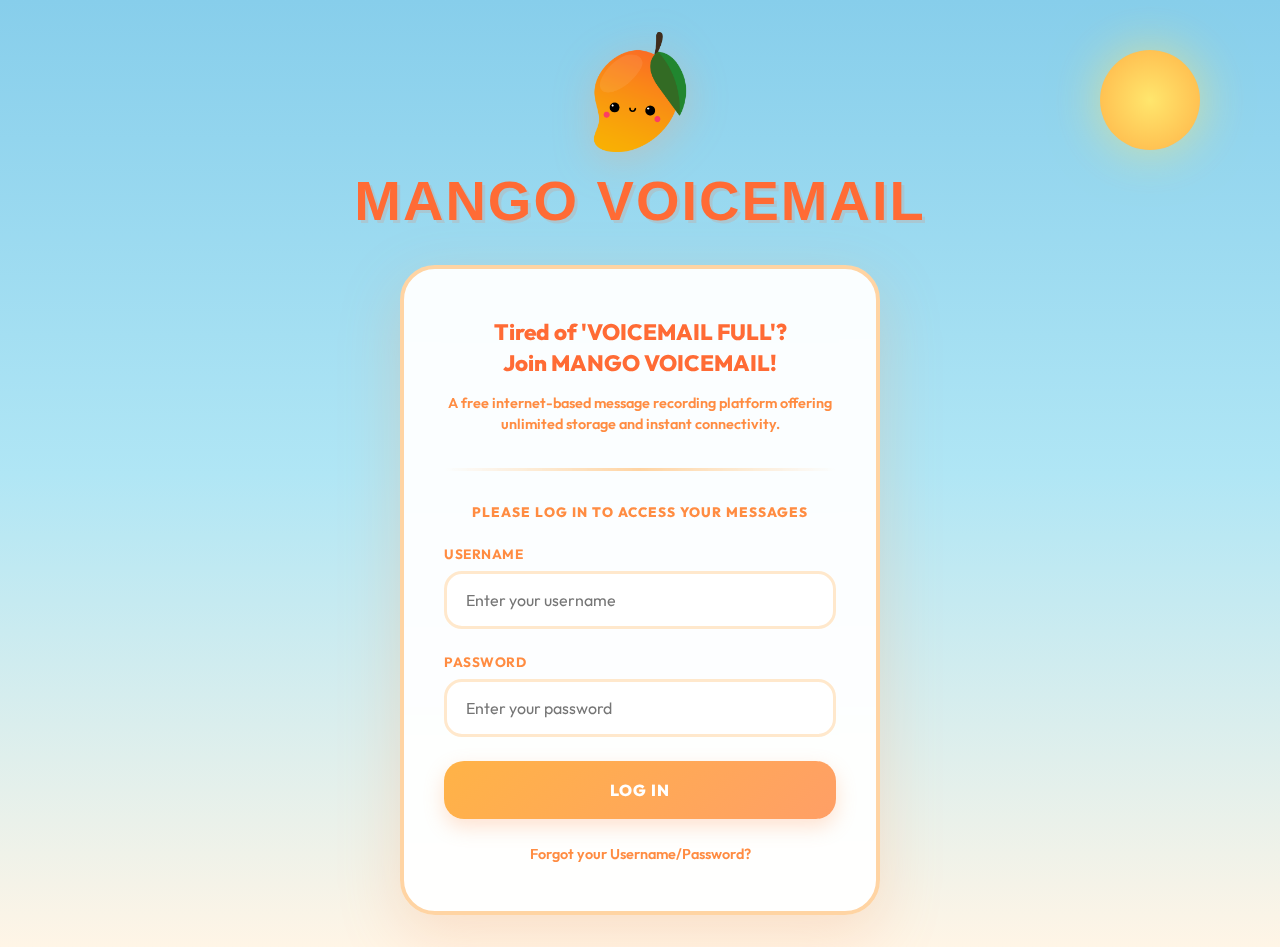
<file: index.html>
<!DOCTYPE html>
<html lang="en">
<head>
    <meta charset="UTF-8">
    <meta name="viewport" content="width=device-width, initial-scale=1.0">
    <title>Mango Voicemail - Login</title>
    <style>
        @import url('https://fonts.googleapis.com/css2?family=Outfit:wght@400;500;600;700;800;900&display=swap');
        
        * {
            margin: 0;
            padding: 0;
            box-sizing: border-box;
        }
        
        body {
            font-family: 'Outfit', -apple-system, BlinkMacSystemFont, sans-serif;
            background: linear-gradient(180deg, #87CEEB 0%, #B0E6F5 50%, #FFF5E6 100%);
            min-height: 100vh;
            padding: 2rem;
            overflow-x: hidden;
            position: relative;
            display: flex;
            align-items: center;
            justify-content: center;
        }
        
        .cloud {
            position: fixed;
            background: white;
            border-radius: 50px;
            opacity: 0.7;
            animation: floatCloud 20s infinite linear;
            z-index: 0;
        }
        
        .cloud:nth-child(1) {
            width: 100px;
            height: 40px;
            top: 10%;
            left: -100px;
        }
        
        .cloud:nth-child(2) {
            width: 150px;
            height: 50px;
            top: 25%;
            left: -150px;
            animation-delay: 7s;
        }
        
        .cloud:nth-child(3) {
            width: 120px;
            height: 45px;
            top: 40%;
            left: -120px;
            animation-delay: 14s;
        }
        
        @keyframes floatCloud {
            0% { transform: translateX(0); }
            100% { transform: translateX(calc(100vw + 200px)); }
        }
        
        .sun {
            position: fixed;
            top: 50px;
            right: 80px;
            width: 100px;
            height: 100px;
            background: radial-gradient(circle, #FFE66D 0%, #FFB347 100%);
            border-radius: 50%;
            box-shadow: 0 0 50px rgba(255, 230, 109, 0.6);
            animation: pulse 4s ease-in-out infinite;
            z-index: 0;
        }
        
        @keyframes pulse {
            0%, 100% { transform: scale(1); }
            50% { transform: scale(1.1); }
        }
        
        .login-container {
            width: 100%;
            position: relative;
            z-index: 1;
        }
        
        .header-title {
            text-align: center;
            margin-bottom: 2rem;
        }
        
        .header-title h1 {
            font-family: 'Arial Black', sans-serif;
            font-size: 3.5rem;
            font-weight: 700;
            color: #FF6B35;
            text-transform: uppercase;
            letter-spacing: 2px;
            margin-bottom: 0.5rem;
            text-shadow: 3px 3px 0 rgba(255, 107, 53, 0.15);
        }
        
        .login-card {
            max-width: 480px;
            margin: 0 auto;
            background: rgba(255, 255, 255, 0.95);
            backdrop-filter: blur(15px);
            padding: 3rem 2.5rem;
            border-radius: 35px;
            box-shadow: 0 20px 60px rgba(255, 159, 102, 0.25);
            border: 4px solid #FFD4A3;
        }
        
        .cute-mango {
            width: 120px;
            height: auto;
            margin: 0 auto 1rem;
            display: block;
            animation: float 3s ease-in-out infinite;
            filter: drop-shadow(0 8px 20px rgba(255, 159, 102, 0.3));
        }
        
        @keyframes float {
            0%, 100% { transform: translateY(0) rotate(-5deg); }
            50% { transform: translateY(-15px) rotate(5deg); }
        }
        
        .welcome-message {
            text-align: center;
            margin-bottom: 2rem;
        }
        
        .welcome-message h2 {
            font-size: 1.4rem;
            color: #FF6B35;
            font-weight: 800;
            line-height: 1.4;
            margin-bottom: 0.8rem;
        }
        
        .welcome-message p {
            font-size: 0.9rem;
            color: #FF8C42;
            font-weight: 600;
            line-height: 1.5;
        }
        
        .divider {
            height: 3px;
            background: linear-gradient(90deg, transparent, #FFD4A3, transparent);
            margin: 2rem 0;
        }
        
        .login-header {
            text-align: center;
            margin-bottom: 1.5rem;
        }
        
        .login-header h3 {
            font-size: 0.85rem;
            color: #FF8C42;
            font-weight: 800;
            text-transform: uppercase;
            letter-spacing: 1px;
        }
        
        .form-group {
            margin-bottom: 1.5rem;
        }
        
        .form-group label {
            display: block;
            font-size: 0.85rem;
            color: #FF8C42;
            font-weight: 700;
            margin-bottom: 0.5rem;
            text-transform: uppercase;
            letter-spacing: 0.5px;
        }
        
        .form-group input {
            width: 100%;
            padding: 1rem 1.2rem;
            border: 3px solid #FFE8CC;
            border-radius: 18px;
            font-size: 1rem;
            font-family: 'Outfit', sans-serif;
            transition: all 0.3s ease;
            background: white;
        }
        
        .form-group input:focus {
            outline: none;
            border-color: #FFB347;
            box-shadow: 0 0 0 4px rgba(255, 179, 71, 0.15);
        }
        
        .error-message {
            background: #FFE5E5;
            color: #FF1654;
            padding: 1rem;
            border-radius: 15px;
            font-size: 0.85rem;
            font-weight: 700;
            text-align: center;
            display: none;
            border: 2px solid #FF1654;
            margin-bottom: 1.5rem;
        }
        
        .login-button {
            width: 100%;
            background: linear-gradient(135deg, #FFB347 0%, #FF9F66 100%);
            color: white;
            padding: 1.2rem;
            border: none;
            border-radius: 20px;
            font-size: 1rem;
            font-weight: 800;
            text-transform: uppercase;
            letter-spacing: 1px;
            cursor: pointer;
            transition: all 0.3s cubic-bezier(0.4, 0, 0.2, 1);
            box-shadow: 0 8px 20px rgba(255, 159, 102, 0.3);
            font-family: 'Outfit', sans-serif;
        }
        
        .login-button:hover {
            transform: translateY(-3px);
            box-shadow: 0 12px 30px rgba(255, 159, 102, 0.4);
        }
        
        .login-button:active {
            transform: translateY(-1px);
        }
        
        .forgot-link {
            text-align: center;
            margin-top: 1.5rem;
        }
        
        .forgot-link a {
            color: #FF8C42;
            text-decoration: none;
            font-weight: 600;
            font-size: 0.9rem;
            transition: all 0.3s ease;
        }
        
        .forgot-link a:hover {
            color: #FF6B35;
            text-decoration: underline;
        }
        
        @media (max-width: 768px) {
            .header-title h1 {
                font-size: 2.5rem;
            }
            
            .login-card {
                padding: 2rem 1.5rem;
            }
            
            .cute-mango {
                width: 100px;
            }
        }
    </style>
</head>
<body>
    <div class="cloud"></div>
    <div class="cloud"></div>
    <div class="cloud"></div>
    <div class="sun"></div>
    
    <div class="login-container">
        <div class="header-title">
            <img src="images/mango.png" alt="Cute Mango" class="cute-mango">
            <h1>Mango Voicemail</h1>
        </div>
        
        <div class="login-card">
            <div class="welcome-message">
                <h2>Tired of 'VOICEMAIL FULL'?<br>Join MANGO VOICEMAIL!</h2>
                <p>A free internet-based message recording platform offering unlimited storage and instant connectivity.</p>
            </div>
            
            <div class="divider"></div>
            
            <div class="login-header">
                <h3>Please Log In to Access Your Messages</h3>
            </div>
            
            <form id="loginForm">
                <div class="form-group">
                    <label for="username">Username</label>
                    <input type="text" id="username" name="username" placeholder="Enter your username" required>
                </div>
                
                <div class="form-group">
                    <label for="password">Password</label>
                    <input type="password" id="password" name="password" placeholder="Enter your password" required>
                </div>
                
                <div id="errorMessage" class="error-message"></div>
                
                <button type="submit" class="login-button">Log In</button>
                
                <div class="forgot-link">
                    <a href="forgot-password.html">Forgot your Username/Password?</a>
                </div>
            </form>
        </div>
    </div>
    
    <script src="js/puzzle.js"></script>
</body>
</html>
</file>
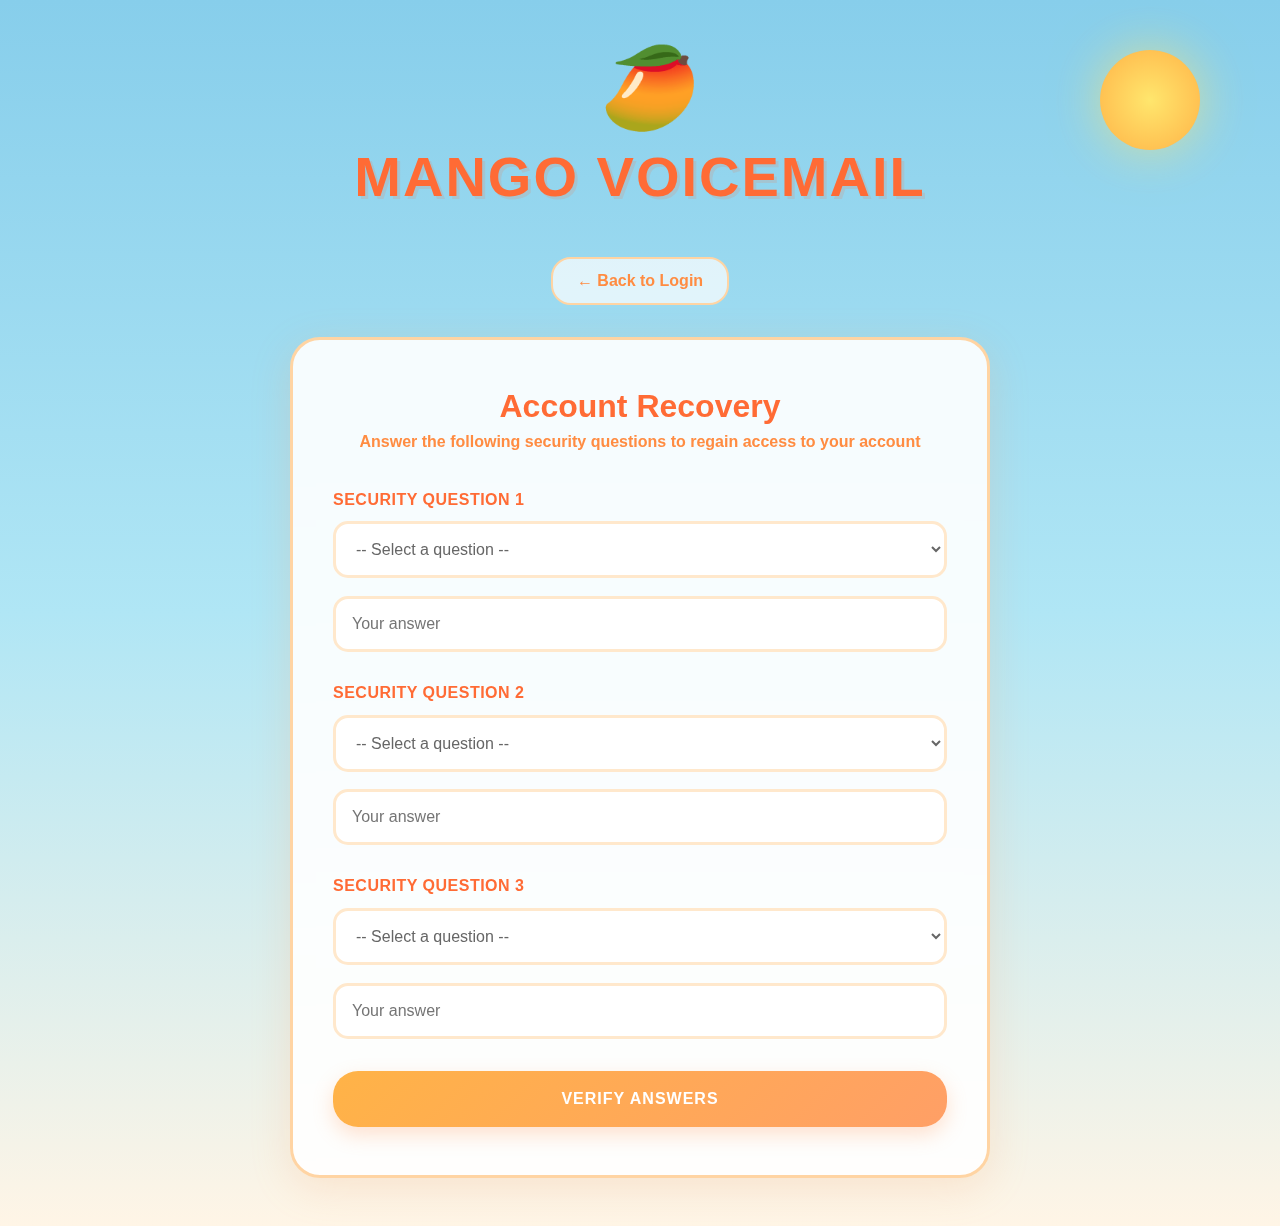
<file: forgot-password.html>
<!DOCTYPE html>
<html lang="en">
<head>
    <meta charset="UTF-8">
    <meta name="viewport" content="width=device-width, initial-scale=1.0">
    <title>Mango Voicemail - Password Recovery</title>
    <link rel="stylesheet" href="css/styles.css">
</head>
<body>
    <div class="cloud"></div>
    <div class="cloud"></div>
    <div class="cloud"></div>
    <div class="sun"></div>
    
    <div class="container">
        <!-- Header -->
        <header class="header">
            <div class="floating-mango">🥭</div>
            <h1>Mango Voicemail</h1>
        </header>
        
        <!-- Back to Login -->
        <div class="back-to-login">
            <a href="index.html">← Back to Login</a>
        </div>
        
        <!-- Security Questions Section -->
        <div class="security-section">
            <h2 class="security-title">Account Recovery</h2>
            <p class="security-subtitle">Answer the following security questions to regain access to your account</p>
            
            <form id="securityForm" class="security-form">
                <!-- Question 1 -->
                <div class="question-group">
                    <label class="question-label">Security Question 1</label>
                    <select id="question1" name="question1" class="question-select" required>
                        <option value="">-- Select a question --</option>
                        <option value="concert">What is the best concert you have attended?</option>
                        <option value="pet">What was the name of your first pet?</option>
                        <option value="holiday">What is your favorite holiday?</option>
                    </select>
                    <input type="text" id="answer1" name="answer1" class="answer-input" placeholder="Your answer" required>
                </div>
                
                <!-- Question 2 -->
                <div class="question-group">
                    <label class="question-label">Security Question 2</label>
                    <select id="question2" name="question2" class="question-select" required>
                        <option value="">-- Select a question --</option>
                        <option value="vacation">What is the name of your family's favorite vacation spot?</option>
                        <option value="highschool">What high school did you attend?</option>
                        <option value="car">What was the make of your first car?</option>
                    </select>
                    <input type="text" id="answer2" name="answer2" class="answer-input" placeholder="Your answer" required>
                </div>
                
                <!-- Question 3 -->
                <div class="question-group">
                    <label class="question-label">Security Question 3</label>
                    <select id="question3" name="question3" class="question-select" required>
                        <option value="">-- Select a question --</option>
                        <option value="street">What street did you grow up on?</option>
                        <option value="maiden">What is your mother's maiden name?</option>
                        <option value="professor">What was the last name of your favorite professor in college?</option>
                    </select>
                    <input type="text" id="answer3" name="answer3" class="answer-input" placeholder="Your answer" required>
                </div>
                
                <div id="securityError" class="error-message"></div>
                
                <button type="submit" class="submit-button">VERIFY ANSWERS</button>
            </form>
        </div>
    </div>
    
    <script src="js/puzzle.js"></script>
</body>
</html>
</file>
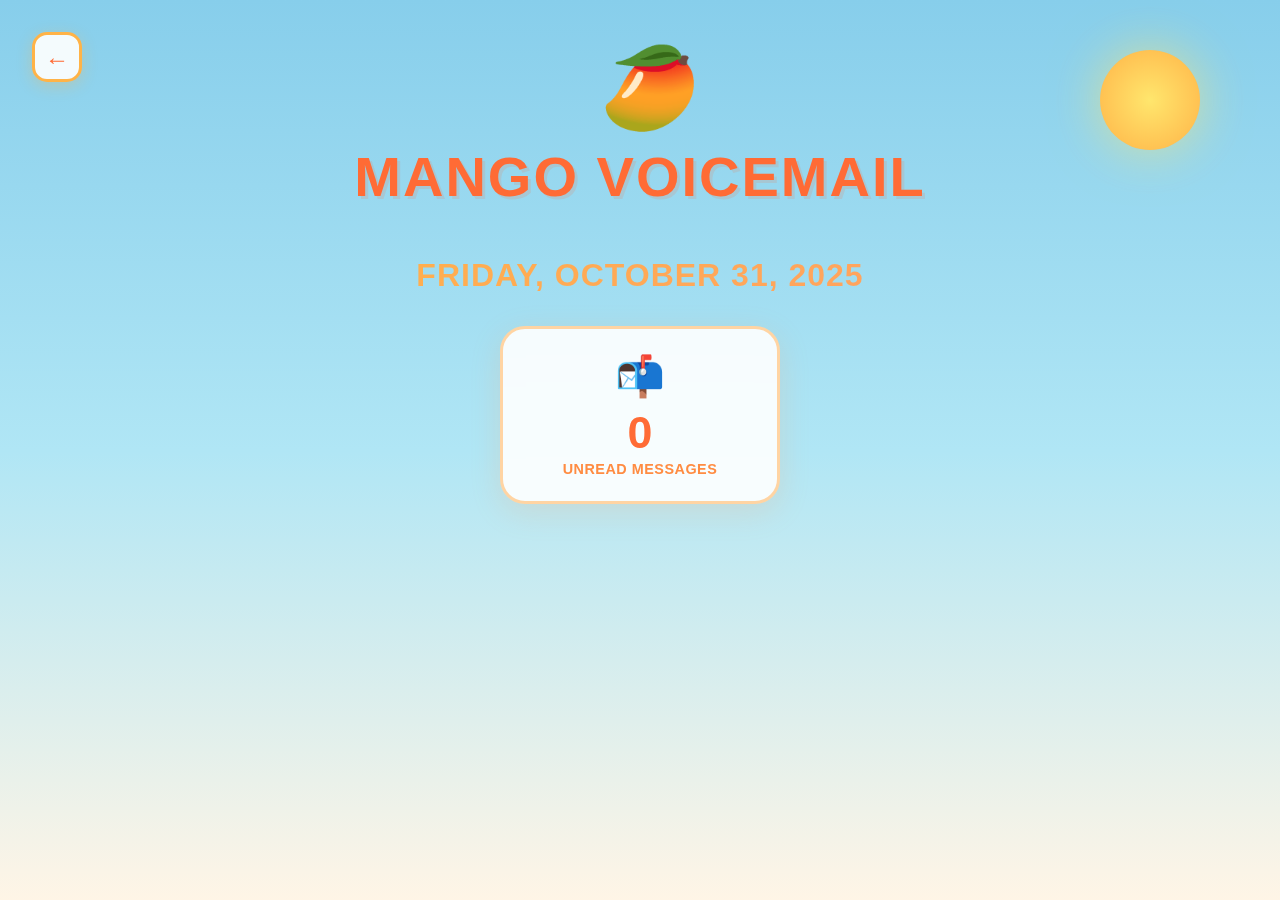
<file: friday.html>
<!DOCTYPE html>
<html lang="en">
<head>
    <meta charset="UTF-8">
    <meta name="viewport" content="width=device-width, initial-scale=1.0">
    <title>Friday, October 31, 2025 - Mango Voicemail</title>
    <link rel="stylesheet" href="css/styles.css">
</head>
<body>
    <div class="cloud"></div>
    <div class="cloud"></div>
    <div class="cloud"></div>
    <div class="sun"></div>
    
    <!-- Back Button -->
    <a href="voicemail.html" class="back-button">←</a>
    
    <div class="container">
        <!-- Header -->
        <header class="header">
            <div class="floating-mango">🥭</div>
            <h1>Mango Voicemail</h1>
        </header>
        
        <!-- Day Title -->
        <div class="day-title">
            <h2>Friday, October 31, 2025</h2>
        </div>
        
        <!-- Messages Count -->
        <div class="count-card">
            <span class="icon">📬</span>
            <div class="number">0</div>
            <div class="label">Unread Messages</div>
        </div>
    
    <script src="js/script.js"></script>
</body>
</html>
</file>
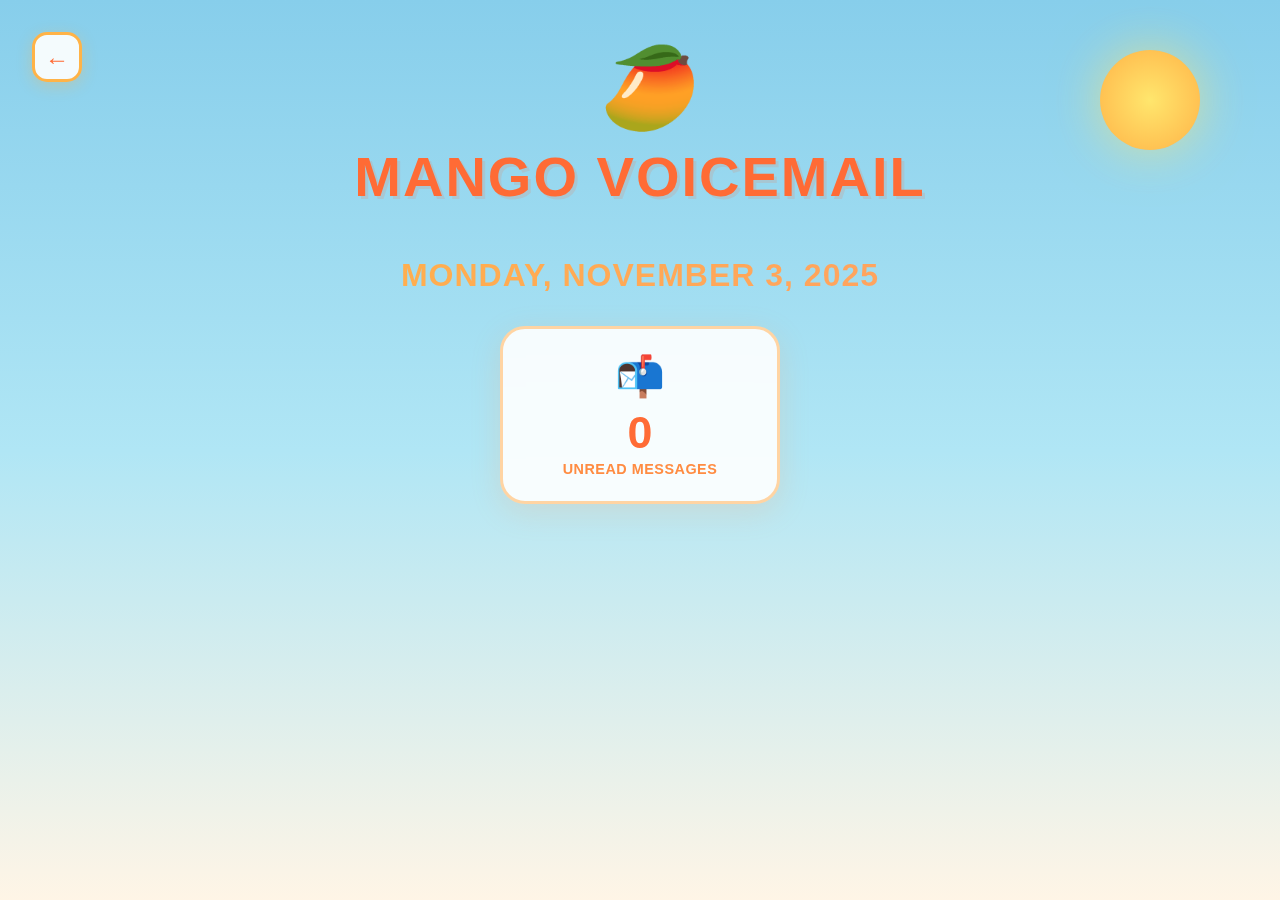
<file: monday.html>
<!DOCTYPE html>
<html lang="en">
<head>
    <meta charset="UTF-8">
    <meta name="viewport" content="width=device-width, initial-scale=1.0">
    <title>Monday, November 3, 2025 - Mango Voicemail</title>
    <link rel="stylesheet" href="css/styles.css">
</head>
<body>
    <div class="cloud"></div>
    <div class="cloud"></div>
    <div class="cloud"></div>
    <div class="sun"></div>
    
    <!-- Back Button -->
    <a href="voicemail.html" class="back-button">←</a>
    
    <div class="container">
        <!-- Header -->
        <header class="header">
            <div class="floating-mango">🥭</div>
            <h1>Mango Voicemail</h1>
        </header>
        
        <!-- Day Title -->
        <div class="day-title">
            <h2>Monday, November 3, 2025</h2>
        </div>
        
        <!-- Messages Count -->
        <div class="count-card">
            <span class="icon">📬</span>
            <div class="number">0</div>
            <div class="label">Unread Messages</div>
        </div>
    
    <script src="js/script.js"></script>
</body>
</html>
</file>
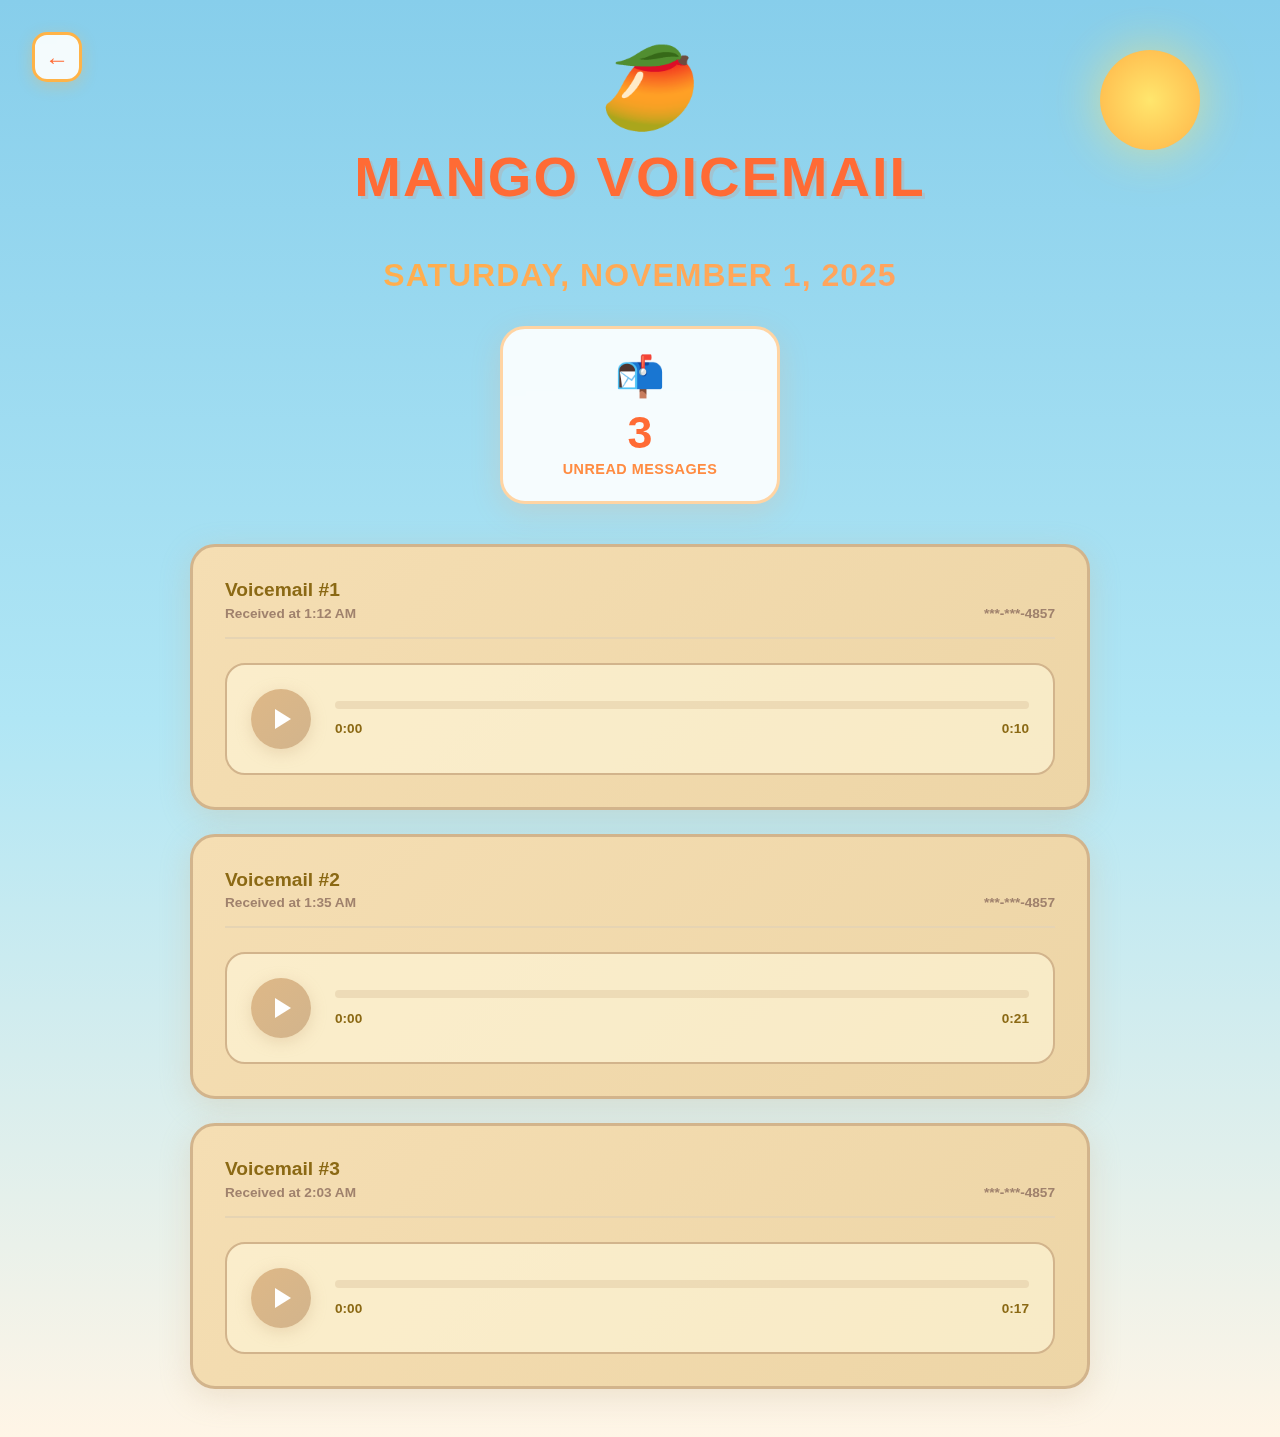
<file: saturday.html>
<!DOCTYPE html>
<html lang="en">
<head>
    <meta charset="UTF-8">
    <meta name="viewport" content="width=device-width, initial-scale=1.0">
    <title>Saturday, November 1, 2025 - Mango Voicemail</title>
    <link rel="stylesheet" href="css/styles.css">
</head>
<body>
    <div class="cloud"></div>
    <div class="cloud"></div>
    <div class="cloud"></div>
    <div class="sun"></div>
    
    <!-- Back Button -->
    <a href="voicemail.html" class="back-button">←</a>
    
    <div class="container">
        <!-- Header -->
        <header class="header">
            <div class="floating-mango">🥭</div>
            <h1>Mango Voicemail</h1>
        </header>
        
        <!-- Day Title -->
        <div class="day-title">
            <h2>Saturday, November 1, 2025</h2>
        </div>
        
        <!-- Messages Count -->
        <div class="count-card">
            <span class="icon">📬</span>
            <div class="number">3</div>
            <div class="label">Unread Messages</div>
        </div>
        
        <!-- Voice Messages -->
        <div class="messages-container">
            <!-- Message 1 -->
            <div class="voice-message">
                <div class="message-header">
                    <div class="message-info">
                        <h3>Voicemail #1</h3>
                        <div class="message-meta">
                            <span class="message-time">Received at 1:12 AM</span>
                            <span class="message-phone">***-***-4857</span>
                        </div>
                    </div>
                </div>
                
                <div class="audio-player">
                    <button class="play-button" onclick="togglePlay('audio1', this)">
                        <div class="play-icon"></div>
                    </button>
                    <div class="audio-controls">
                        <div class="audio-progress" onclick="seekAudio(event, 'audio1')">
                            <div class="audio-progress-bar" id="progress1"></div>
                        </div>
                        <div class="audio-time">
                            <span id="current1">0:00</span>
                            <span id="duration1">0:10</span>
                        </div>
                    </div>
                    <audio class="audio-element" id="audio1" ontimeupdate="updateProgress('audio1')">
    <source src="audio/1nov-0112A-saturday-first.mp3" type="audio/mpeg">
    <source src="audio/1nov-0112A-saturday-first.ogg" type="audio/ogg">
    Your browser does not support the audio element.
                    </audio>
                </div>
            </div>

            <!-- Message 2 -->
            <div class="voice-message">
                <div class="message-header">
                    <div class="message-info">
                        <h3>Voicemail #2</h3>
                        <div class="message-meta">
                            <span class="message-time">Received at 1:35 AM</span>
                            <span class="message-phone">***-***-4857</span>
                        </div>
                    </div>
                </div>
                
                <div class="audio-player">
                    <button class="play-button" onclick="togglePlay('audio2', this)">
                        <div class="play-icon"></div>
                    </button>
                    <div class="audio-controls">
                        <div class="audio-progress" onclick="seekAudio(event, 'audio2')">
                            <div class="audio-progress-bar" id="progress2"></div>
                        </div>
                        <div class="audio-time">
                            <span id="current2">0:00</span>
                            <span id="duration2">0:21</span>
                        </div>
                    </div>
                   <audio class="audio-element" id="audio2" ontimeupdate="updateProgress('audio2')">
    <source src="audio/1nov-0135A-saturday-second.mp3" type="audio/mpeg">
    <source src="audio/1nov-0135A-saturday-second.ogg" type="audio/ogg">
    Your browser does not support the audio element.
                    </audio>
                </div>
            </div>

             <!-- Message 3 -->
            <div class="voice-message">
                <div class="message-header">
                    <div class="message-info">
                        <h3>Voicemail #3</h3>
                        <div class="message-meta">
                            <span class="message-time">Received at 2:03 AM</span>
                            <span class="message-phone">***-***-4857</span>
                        </div>
                    </div>
                </div>
                
                <div class="audio-player">
                    <button class="play-button" onclick="togglePlay('audio3', this)">
                        <div class="play-icon"></div>
                    </button>
                    <div class="audio-controls">
                        <div class="audio-progress" onclick="seekAudio(event, 'audio3')">
                            <div class="audio-progress-bar" id="progress3"></div>
                        </div>
                        <div class="audio-time">
                            <span id="current3">0:00</span>
                            <span id="duration3">0:12</span>
                        </div>
                    </div>
                   <audio class="audio-element" id="audio3" ontimeupdate="updateProgress('audio3')">
                        <source src="audio/1nov-0203A-saturday-third.mp3" type="audio/mpeg">
                        <source src="audio/1nov-0203A-saturday-third.ogg" type="audio/ogg">
                        Your browser does not support the audio element.
                    </audio>
                </div>
            </div>
        </div>
    </div>
    
    <script src="js/script.js"></script>
</body>
</html>
</file>
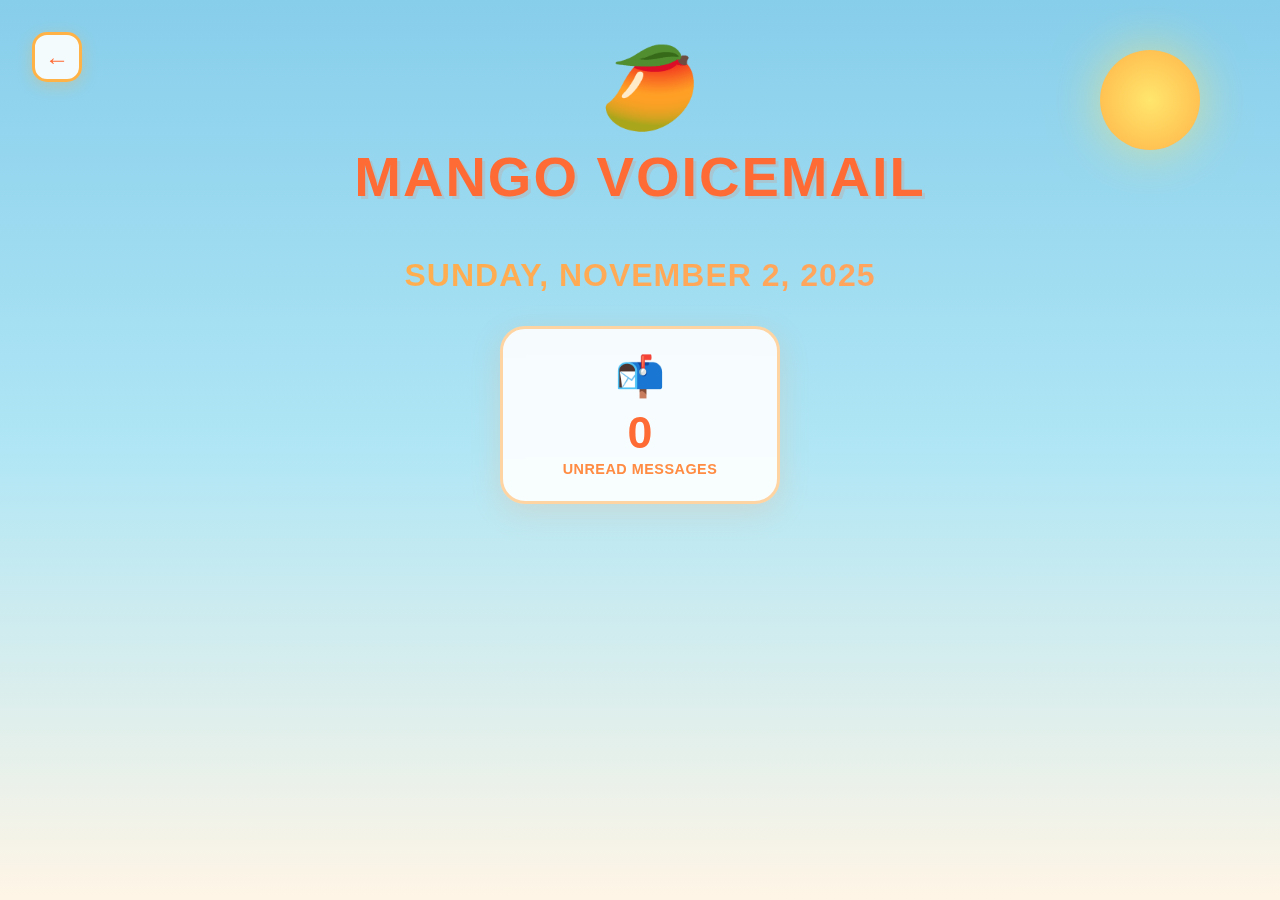
<file: sunday.html>
<!DOCTYPE html>
<html lang="en">
<head>
    <meta charset="UTF-8">
    <meta name="viewport" content="width=device-width, initial-scale=1.0">
    <title>Sunday, November 2, 2025 - Mango Voicemail</title>
    <link rel="stylesheet" href="css/styles.css">
</head>
<body>
    <div class="cloud"></div>
    <div class="cloud"></div>
    <div class="cloud"></div>
    <div class="sun"></div>
    
    <!-- Back Button -->
    <a href="voicemail.html" class="back-button">←</a>
    
    <div class="container">
        <!-- Header -->
        <header class="header">
            <div class="floating-mango">🥭</div>
            <h1>Mango Voicemail</h1>
        </header>
        
        <!-- Day Title -->
        <div class="day-title">
            <h2>Sunday, November 2, 2025</h2>
        </div>
        
        <!-- Messages Count -->
        <div class="count-card">
            <span class="icon">📬</span>
            <div class="number">0</div>
            <div class="label">Unread Messages</div>
        </div>
    
    <script src="js/script.js"></script>
</body>
</html>
</file>
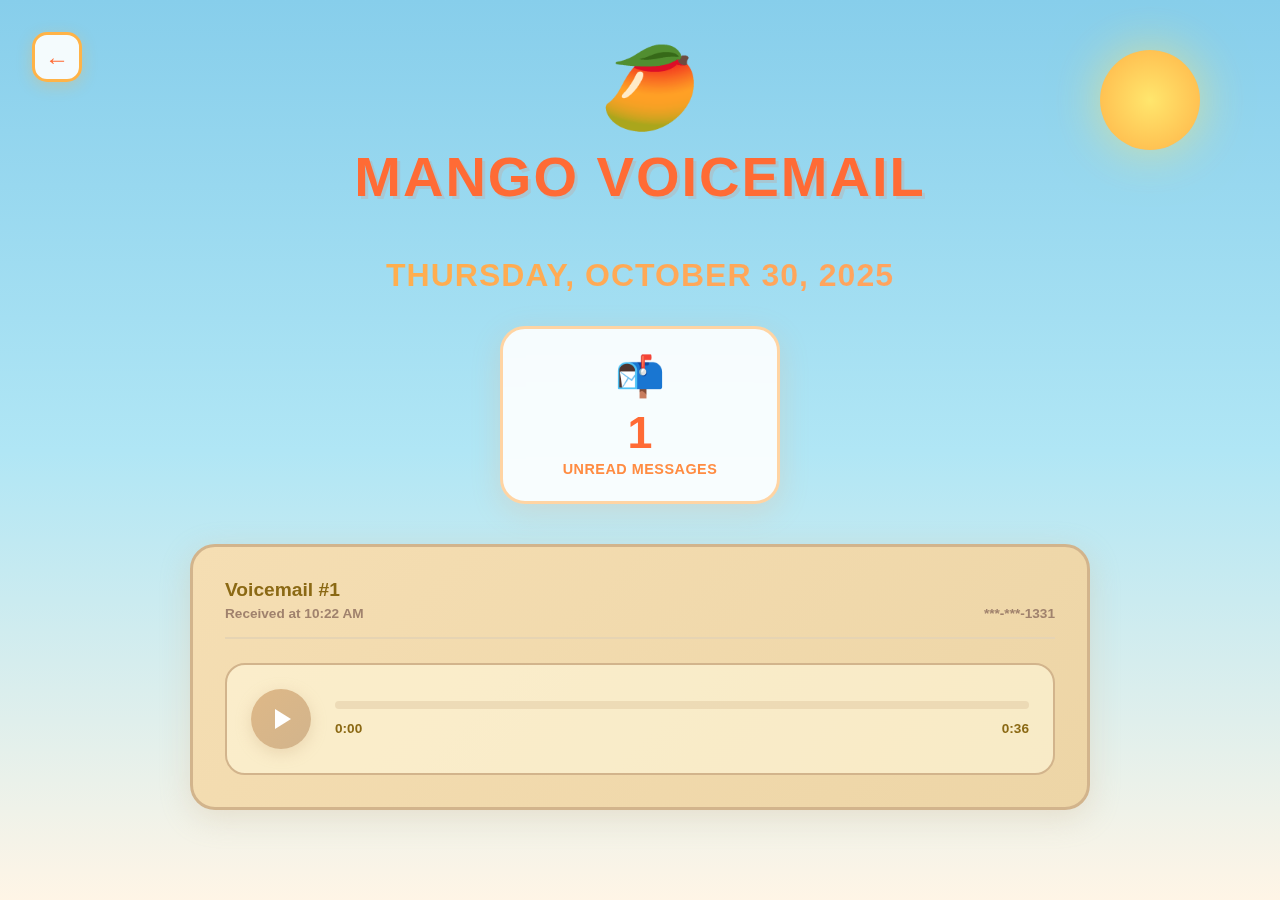
<file: thursday.html>
<!DOCTYPE html>
<html lang="en">
<head>
    <meta charset="UTF-8">
    <meta name="viewport" content="width=device-width, initial-scale=1.0">
    <title>Thursday, October 30, 2025 - Mango Voicemail</title>
    <link rel="stylesheet" href="css/styles.css">
</head>
<body>
    <div class="cloud"></div>
    <div class="cloud"></div>
    <div class="cloud"></div>
    <div class="sun"></div>
    
    <!-- Back Button -->
    <a href="voicemail.html" class="back-button">←</a>
    
    <div class="container">
        <!-- Header -->
        <header class="header">
            <div class="floating-mango">🥭</div>
            <h1>Mango Voicemail</h1>
        </header>
        
        <!-- Day Title -->
        <div class="day-title">
            <h2>Thursday, October 30, 2025</h2>
        </div>
        
        <!-- Messages Count -->
        <div class="count-card">
            <span class="icon">📬</span>
            <div class="number">1</div>
            <div class="label">Unread Messages</div>
        </div>
        
        <!-- Voice Messages -->
        <div class="messages-container">
            <!-- Message 1 -->
            <div class="voice-message">
                <div class="message-header">
                    <div class="message-info">
                        <h3>Voicemail #1</h3>
                        <div class="message-meta">
                            <span class="message-time">Received at 10:22 AM</span>
                            <span class="message-phone">***-***-1331</span>
                        </div>
                    </div>
                </div>
                
                <div class="audio-player">
                    <button class="play-button" onclick="togglePlay('audio1', this)">
                        <div class="play-icon"></div>
                    </button>
                    <div class="audio-controls">
                        <div class="audio-progress" onclick="seekAudio(event, 'audio1')">
                            <div class="audio-progress-bar" id="progress1"></div>
                        </div>
                        <div class="audio-time">
                            <span id="current1">0:00</span>
                            <span id="duration1">1:05</span>
                        </div>
                    </div>
                    <audio class="audio-element" id="audio1" ontimeupdate="updateProgress('audio1')">
    <source src="audio/30oct-0622P-thursday.mp3" type="audio/mpeg">
    <source src="audio/30oct-0622P-thursday.ogg" type="audio/ogg">
    Your browser does not support the audio element.
</audio>
                </div>
            </div>
        </div>
    </div>
    
    <script src="js/script.js"></script>
</body>
</html>
</file>
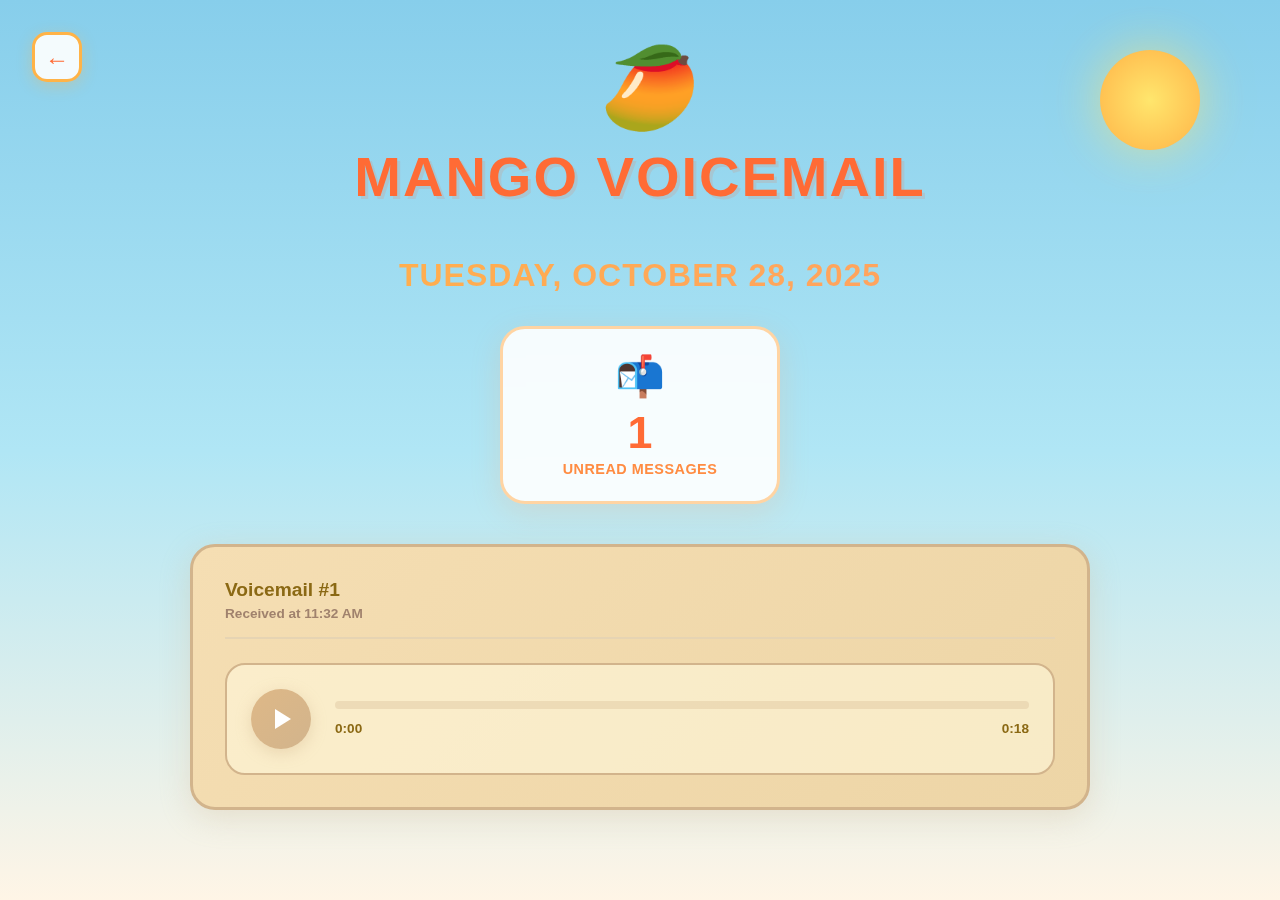
<file: tuesday.html>
<!DOCTYPE html>
<html lang="en">
<head>
    <meta charset="UTF-8">
    <meta name="viewport" content="width=device-width, initial-scale=1.0">
    <title>Tuesday, October 28, 2025 - Mango Voicemail</title>
    <link rel="stylesheet" href="css/styles.css">
</head>
<body>
    <div class="cloud"></div>
    <div class="cloud"></div>
    <div class="cloud"></div>
    <div class="sun"></div>
    
    <!-- Back Button -->
    <a href="voicemail.html" class="back-button">←</a>
    
    <div class="container">
        <!-- Header -->
        <header class="header">
            <div class="floating-mango">🥭</div>
            <h1>Mango Voicemail</h1>
        </header>
        
        <!-- Day Title -->
        <div class="day-title">
            <h2>Tuesday, October 28, 2025</h2>
        </div>
        
        <!-- Messages Count -->
        <div class="count-card">
            <span class="icon">📬</span>
            <div class="number">1</div>
            <div class="label">Unread Messages</div>
        </div>
        
        <!-- Voice Messages -->
        <div class="messages-container">
            <!-- Message 1 -->
            <div class="voice-message">
                <div class="message-header">
                    <div class="message-info">
                        <h3>Voicemail #1</h3>
                        <p>Received at 11:32 AM</p>
                    </div>
                </div>
                
                <div class="audio-player">
                    <button class="play-button" onclick="togglePlay('audio1', this)">
                        <div class="play-icon"></div>
                    </button>
                    <div class="audio-controls">
                        <div class="audio-progress" onclick="seekAudio(event, 'audio1')">
                            <div class="audio-progress-bar" id="progress1"></div>
                        </div>
                        <div class="audio-time">
                            <span id="current1">0:00</span>
                            <span id="duration1">0:18</span>
                        </div>
                    </div>
                   <audio class="audio-element" id="audio1" ontimeupdate="updateProgress('audio1')">
                        <source src="audio/28oct-1132A-tuesday-first.mp3" type="audio/mpeg">
                         <source src="audio/28oct-1132A-tuesday-first.ogg" type="audio/ogg">
                        Your browser does not support the audio element.
                    </audio>
                </div>
            </div>
        </div>
    </div>
    
    <script src="js/script.js"></script>
</body>
</html>
</file>
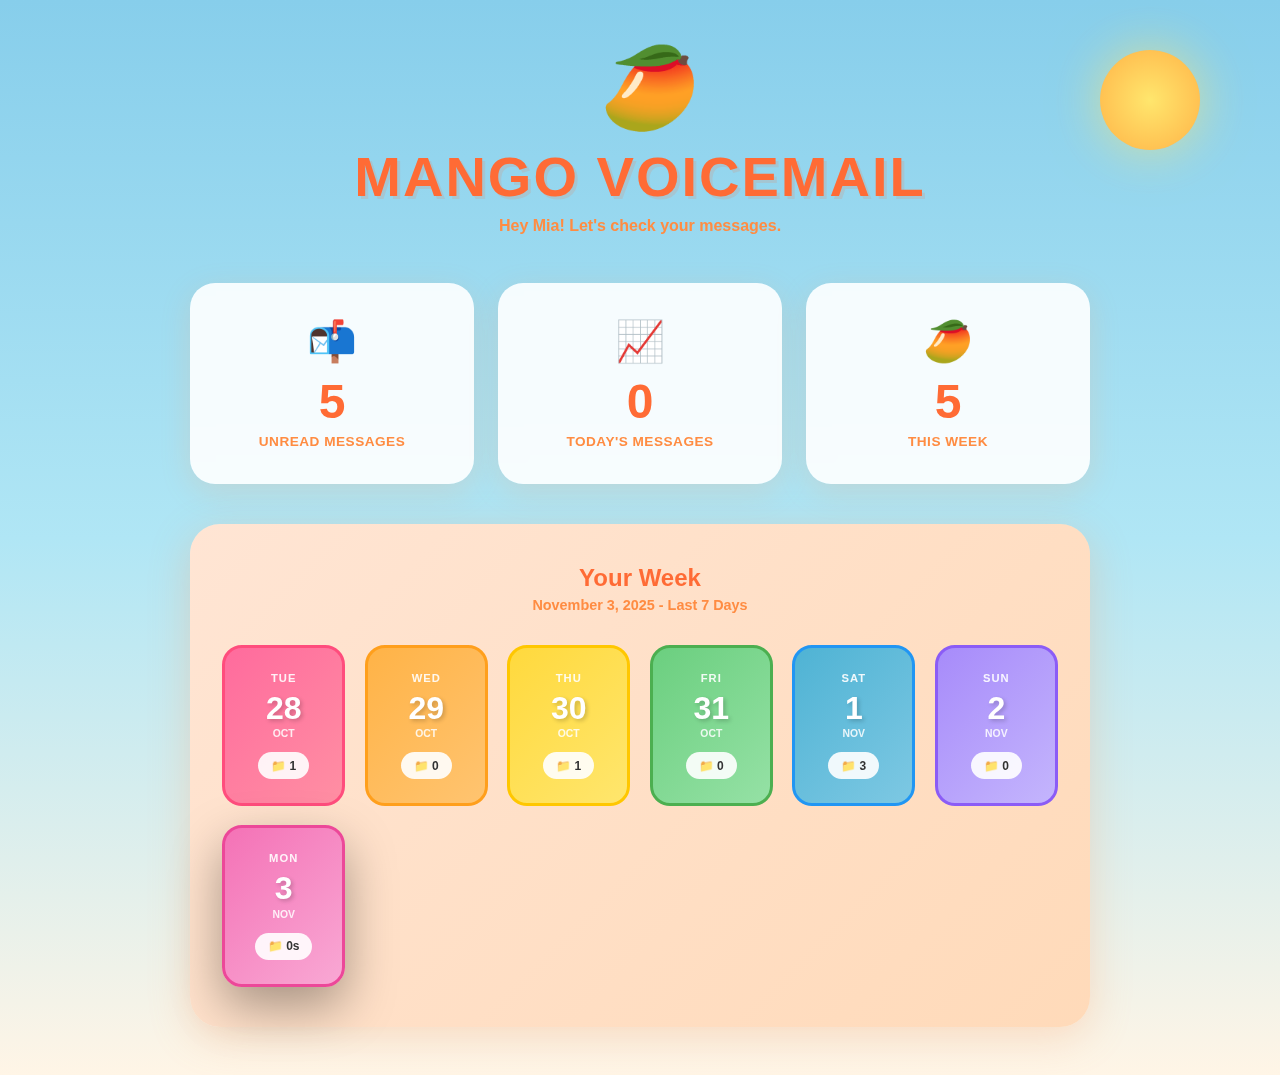
<file: voicemail.html>
<!DOCTYPE html>
<html lang="en">
<head>
    <meta charset="UTF-8">
    <meta name="viewport" content="width=device-width, initial-scale=1.0">
    <title>Mango Voicemail - Rainbow Days</title>
    <link rel="stylesheet" href="css/styles.css">
</head>
<body>
    <div class="cloud"></div>
    <div class="cloud"></div>
    <div class="cloud"></div>
    <div class="sun"></div>
    
    <div class="container">
        <!-- Header -->
        <header class="header">
            <div class="floating-mango">🥭</div>
            <h1>Mango Voicemail</h1>
            <p>Hey Mia! Let's check your messages.</p>
        </header>
        
        <!-- Stats Cards -->
        <div class="stats-grid">
            <div class="stat-card">
                <span class="stat-icon">📬</span>
                <div class="stat-number">5</div>
                <div class="stat-label">Unread Messages</div>
            </div>
            
            <div class="stat-card">
                <span class="stat-icon">📈</span>
                <div class="stat-number">0</div>
                <div class="stat-label">Today's Messages</div>
            </div>
            
            <div class="stat-card">
                <span class="stat-icon">🥭</span>
                <div class="stat-number">5</div>
                <div class="stat-label">This Week</div>
            </div>
        </div>
        
        <!-- Calendar Section -->
        <div class="calendar-section">
            <div class="calendar-header">
                <h3>Your Week</h3>
                <p>November 3, 2025 - Last 7 Days</p>
            </div>
            
            <div class="days-grid">
                <a href="tuesday.html" class="day-card day-link">
                    <div class="day-name">TUE</div>
                    <div class="day-number">28</div>
                    <div class="day-month">OCT</div>
                    <div class="message-badge">📁 1</div>
                </a>
                
                <a href="wednesday.html" class="day-card day-link">
                    <div class="day-name">WED</div>
                    <div class="day-number">29</div>
                    <div class="day-month">OCT</div>
                    <div class="message-badge">📁 0</div>
                </a>
                
                <a href="thursday.html" class="day-card day-link">
                    <div class="day-name">THU</div>
                    <div class="day-number">30</div>
                    <div class="day-month">OCT</div>
                    <div class="message-badge">📁 1</div>
                </a>
                
                <a href="friday.html" class="day-card day-link">
                    <div class="day-name">FRI</div>
                    <div class="day-number">31</div>
                    <div class="day-month">OCT</div>
                    <div class="message-badge">📁 0</div>
                </a>
                
                <a href="saturday.html" class="day-card day-link">
                    <div class="day-name">SAT</div>
                    <div class="day-number">1</div>
                    <div class="day-month">NOV</div>
                    <div class="message-badge">📁 3</div>
                </a>
                
                <a href="sunday.html" class="day-card day-link">
                    <div class="day-name">SUN</div>
                    <div class="day-number">2</div>
                    <div class="day-month">NOV</div>
                    <div class="message-badge">📁 0</div>
                </a>
                
                <a href="monday.html" class="day-card day-link active">
                    <div class="day-name">MON</div>
                    <div class="day-number">3</div>
                    <div class="day-month">NOV</div>
                    <div class="message-badge">📁 0s</div>
                </a>
            </div>
        </div>
    </div>
</body>
</html>
</file>
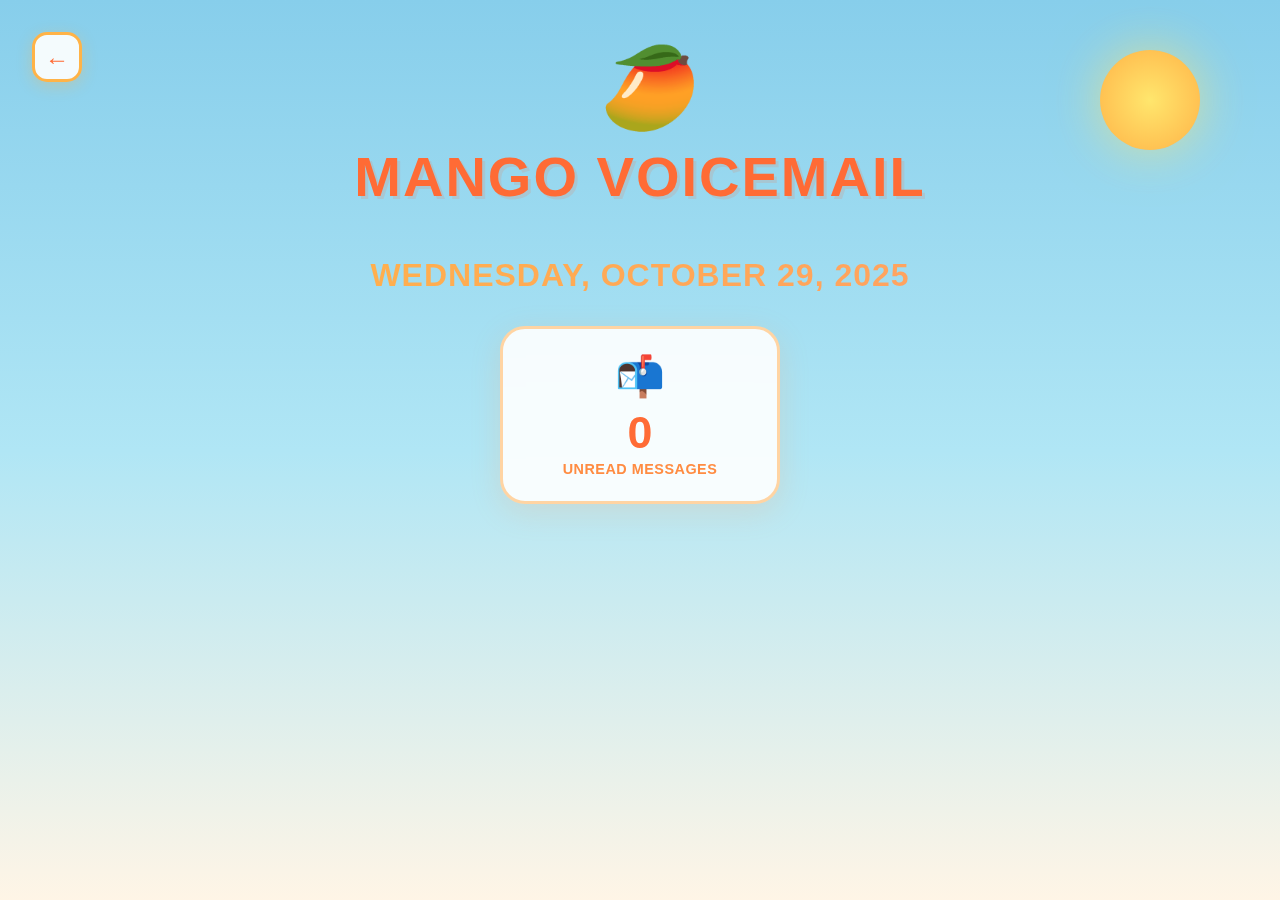
<file: wednesday.html>
<!DOCTYPE html>
<html lang="en">
<head>
    <meta charset="UTF-8">
    <meta name="viewport" content="width=device-width, initial-scale=1.0">
    <title>Wednesday, October 29, 2025 - Mango Voicemail</title>
    <link rel="stylesheet" href="css/styles.css">
</head>
<body>
    <div class="cloud"></div>
    <div class="cloud"></div>
    <div class="cloud"></div>
    <div class="sun"></div>
    
    <!-- Back Button -->
    <a href="voicemail.html" class="back-button">←</a>
    
    <div class="container">
        <!-- Header -->
        <header class="header">
            <div class="floating-mango">🥭</div>
            <h1>Mango Voicemail</h1>
        </header>
        
        <!-- Day Title -->
        <div class="day-title">
            <h2>Wednesday, October 29, 2025</h2>
        </div>
        
        <!-- Messages Count -->
        <div class="count-card">
            <span class="icon">📬</span>
            <div class="number">0</div>
            <div class="label">Unread Messages</div>
        </div>
    
    <script src="js/script.js"></script>
</body>
</html>
</file>
<file: css/styles.css>
.day-card:nth-child(7) {
    background: linear-gradient(135deg, #F472B6 0%, #F9A8D4 100%);
    border-color: #EC4899;
}

.day-card:hover {
    transform: translateY(-8px) scale(1.05);
    box-shadow: 0 12px 40px rgba(0, 0, 0, 0.25);
}

.day-card.active {
    box-shadow: 0 20px 50px rgba(0, 0, 0, 0.35);
    animation: activeGlow 2s ease-in-out infinite;
}

.day-card.active:hover {
    transform: translateY(-8px) scale(1.05);
}

@keyframes activeGlow {
    0%, 100% { box-shadow: 0 20px 50px rgba(0, 0, 0, 0.35); }
    50% { box-shadow: 0 20px 60px rgba(255, 255, 255, 0.5); }
}

.day-name {
    font-size: 0.7rem;
    color: rgba(255, 255, 255, 0.9);
    text-transform: uppercase;
    letter-spacing: 1px;
    font-weight: 700;
    margin-bottom: 0.5rem;
}

.day-number {
    font-size: 2rem;
    font-weight: 800;
    color: white;
    margin-bottom: 0.3rem;
    line-height: 1;
    text-shadow: 2px 2px 4px rgba(0, 0, 0, 0.2);
}

.day-month {
    font-size: 0.65rem;
    color: rgba(255, 255, 255, 0.85);
    text-transform: uppercase;
    margin-bottom: 0.8rem;
    font-weight: 600;
}

.message-badge {
    display: inline-flex;
    align-items: center;
    gap: 0.3rem;
    background: rgba(255, 255, 255, 0.9);
    padding: 0.4rem 0.8rem;
    border-radius: 15px;
    font-size: 0.75rem;
    font-weight: 700;
    color: #333;
}

/* Voice Messages */
.messages-container {
    display: flex;
    flex-direction: column;
    gap: 1.5rem;
}

.voice-message {
    background: linear-gradient(135deg, #F5DEB3 0%, #EDD5A6 100%);
    backdrop-filter: blur(10px);
    padding: 2rem;
    border-radius: 25px;
    box-shadow: 0 8px 30px rgba(210, 180, 140, 0.3);
    border: 3px solid #D2B48C;
    transition: all 0.3s cubic-bezier(0.4, 0, 0.2, 1);
}

.voice-message:hover {
    transform: translateY(-5px);
    box-shadow: 0 15px 45px rgba(210, 180, 140, 0.4);
    border-color: #C9A876;
}

.message-header {
    margin-bottom: 1.5rem;
    padding-bottom: 1rem;
    border-bottom: 2px solid #E6D4B3;
}

.message-info h3 {
    font-size: 1.2rem;
    color: #8B6914;
    font-weight: 800;
    margin-bottom: 0.3rem;
}

.message-info p {
    font-size: 0.85rem;
    color: #A0826D;
    font-weight: 600;
}

.message-meta {
    display: flex;
    justify-content: space-between;
    align-items: center;
    gap: 1rem;
}

.message-time {
    font-size: 0.85rem;
    color: #A0826D;
    font-weight: 600;
}

.message-phone {
    font-size: 0.85rem;
    color: #A0826D;
    font-weight: 600;
}

/* Audio Player */
.audio-player {
    display: flex;
    align-items: center;
    gap: 1.5rem;
    background: rgba(255, 248, 220, 0.6);
    padding: 1.5rem;
    border-radius: 20px;
    border: 2px solid #D2B48C;
}

.play-button {
    width: 60px;
    height: 60px;
    min-width: 60px;
    background: linear-gradient(135deg, #DEB887 0%, #D2B48C 100%);
    border: none;
    border-radius: 50%;
    display: flex;
    align-items: center;
    justify-content: center;
    cursor: pointer;
    transition: all 0.3s ease;
    box-shadow: 0 4px 15px rgba(210, 180, 140, 0.4);
    position: relative;
}

.play-button:hover {
    transform: scale(1.1);
    box-shadow: 0 6px 20px rgba(210, 180, 140, 0.6);
}

.play-button:active {
    transform: scale(0.95);
}

.play-icon,
.pause-icon {
    width: 20px;
    height: 20px;
    position: relative;
}

.play-icon::before {
    content: '';
    position: absolute;
    left: 4px;
    top: 0;
    width: 0;
    height: 0;
    border-left: 16px solid white;
    border-top: 10px solid transparent;
    border-bottom: 10px solid transparent;
}

.pause-icon {
    display: flex;
    gap: 4px;
    align-items: center;
    justify-content: center;
}

.pause-icon::before,
.pause-icon::after {
    content: '';
    width: 5px;
    height: 20px;
    background: white;
    border-radius: 2px;
}

.audio-controls {
    flex: 1;
    display: flex;
    flex-direction: column;
    gap: 0.8rem;
}

.audio-progress {
    width: 100%;
    height: 8px;
    background: rgba(210, 180, 140, 0.3);
    border-radius: 10px;
    overflow: hidden;
    cursor: pointer;
    position: relative;
}

.audio-progress-bar {
    height: 100%;
    background: linear-gradient(90deg, #DEB887 0%, #D2B48C 100%);
    border-radius: 10px;
    width: 0%;
    transition: width 0.1s linear;
}

.audio-time {
    display: flex;
    justify-content: space-between;
    font-size: 0.85rem;
    color: #8B6914;
    font-weight: 600;
}

.audio-element {
    display: none;
}

@media (max-width: 768px) {
    .stats-grid {
        grid-template-columns: 1fr;
    }
    
    .header h1 {
        font-size: 2.5rem;
    }
    
    .day-title h2 {
        font-size: 1.5rem;
    }
    
    .days-grid {
        grid-template-columns: repeat(auto-fit, minmax(90px, 1fr));
    }
    
    .audio-player {
        flex-direction: column;
        align-items: stretch;
    }
    
    .back-button {
        top: 1rem;
        left: 1rem;
    }
}

/* LOGIN PAGE STYLES */
.welcome-box {
    background: rgba(255, 255, 255, 0.9);
    backdrop-filter: blur(10px);
    padding: 2.5rem 2rem;
    border-radius: 30px;
    text-align: center;
    margin-bottom: 2rem;
    box-shadow: 0 10px 40px rgba(255, 159, 102, 0.2);
    border: 3px solid #FFD4A3;
}

.welcome-box h2 {
    font-size: 1.8rem;
    color: #FF6B35;
    font-weight: 800;
    margin-bottom: 0.5rem;
    line-height: 1.3;
}

.welcome-box p {
    font-size: 1rem;
    color: #FF8C42;
    font-weight: 600;
    line-height: 1.6;
    margin-top: 1rem;
}

.mango-character-box {
    text-align: center;
    margin-bottom: 2rem;
    animation: float 3s ease-in-out infinite;
}

.cute-mango {
    max-width: 150px;
    height: auto;
    filter: drop-shadow(0 8px 20px rgba(255, 159, 102, 0.3));
}

.login-section {
    background: rgba(255, 255, 255, 0.9);
    backdrop-filter: blur(10px);
    padding: 2.5rem 2rem;
    border-radius: 30px;
    box-shadow: 0 10px 40px rgba(255, 159, 102, 0.2);
    border: 3px solid #FFD4A3;
    max-width: 500px;
    margin: 0 auto;
}

.login-title {
    font-size: 1.1rem;
    color: #FF6B35;
    font-weight: 800;
    text-align: center;
    margin-bottom: 2rem;
    text-transform: uppercase;
    letter-spacing: 0.5px;
}

.login-form {
    display: flex;
    flex-direction: column;
    gap: 1.5rem;
}

.form-group {
    display: flex;
    flex-direction: column;
    gap: 0.5rem;
}

.form-group label {
    font-size: 0.9rem;
    color: #FF8C42;
    font-weight: 700;
    text-transform: uppercase;
    letter-spacing: 0.5px;
}

.form-group input {
    padding: 1rem;
    border: 3px solid #FFE8CC;
    border-radius: 15px;
    font-size: 1rem;
    font-family: 'Outfit', sans-serif;
    transition: all 0.3s ease;
    background: white;
}

.form-group input:focus {
    outline: none;
    border-color: #FFB347;
    box-shadow: 0 0 0 3px rgba(255, 179, 71, 0.1);
}

.error-message {
    background: #FFE5E5;
    color: #FF1654;
    padding: 1rem;
    border-radius: 15px;
    font-size: 0.9rem;
    font-weight: 700;
    text-align: center;
    display: none;
    border: 2px solid #FF1654;
}

.login-button,
.submit-button {
    background: linear-gradient(135deg, #FFB347 0%, #FF9F66 100%);
    color: white;
    padding: 1.2rem 2rem;
    border: none;
    border-radius: 25px;
    font-size: 1rem;
    font-weight: 800;
    text-transform: uppercase;
    letter-spacing: 1px;
    cursor: pointer;
    transition: all 0.3s cubic-bezier(0.4, 0, 0.2, 1);
    box-shadow: 0 8px 20px rgba(255, 159, 102, 0.3);
    font-family: 'Outfit', sans-serif;
}

.login-button:hover,
.submit-button:hover {
    transform: translateY(-3px);
    box-shadow: 0 12px 30px rgba(255, 159, 102, 0.4);
}

.login-button:active,
.submit-button:active {
    transform: translateY(-1px);
}

.forgot-password {
    text-align: center;
    margin-top: 1.5rem;
}

.forgot-password a {
    color: #FF8C42;
    text-decoration: none;
    font-weight: 600;
    font-size: 0.9rem;
    transition: all 0.3s ease;
}

.forgot-password a:hover {
    color: #FF6B35;
    text-decoration: underline;
}

/* SECURITY QUESTIONS PAGE */
.back-to-login {
    text-align: center;
    margin-bottom: 2rem;
}

.back-to-login a {
    color: #FF8C42;
    text-decoration: none;
    font-weight: 700;
    font-size: 1rem;
    padding: 0.8rem 1.5rem;
    border-radius: 20px;
    background: rgba(255, 255, 255, 0.7);
    display: inline-block;
    transition: all 0.3s ease;
    border: 2px solid #FFD4A3;
}

.back-to-login a:hover {
    background: rgba(255, 255, 255, 0.9);
    transform: translateX(-5px);
    box-shadow: 0 4px 15px rgba(255, 159, 102, 0.2);
}

.security-section {
    background: rgba(255, 255, 255, 0.9);
    backdrop-filter: blur(10px);
    padding: 3rem 2.5rem;
    border-radius: 30px;
    box-shadow: 0 10px 40px rgba(255, 159, 102, 0.2);
    border: 3px solid #FFD4A3;
    max-width: 700px;
    margin: 0 auto;
}

.security-title {
    font-size: 2rem;
    color: #FF6B35;
    font-weight: 800;
    text-align: center;
    margin-bottom: 0.5rem;
}

.security-subtitle {
    font-size: 1rem;
    color: #FF8C42;
    font-weight: 600;
    text-align: center;
    margin-bottom: 2.5rem;
}

.security-form {
    display: flex;
    flex-direction: column;
    gap: 2rem;
}

.question-group {
    display: flex;
    flex-direction: column;
    gap: 0.8rem;
}

.question-label {
    font-size: 1rem;
    color: #FF6B35;
    font-weight: 800;
    text-transform: uppercase;
    letter-spacing: 0.5px;
}

.question-select,
.answer-input {
    padding: 1rem;
    border: 3px solid #FFE8CC;
    border-radius: 15px;
    font-size: 1rem;
    font-family: 'Outfit', sans-serif;
    transition: all 0.3s ease;
    background: white;
}

.question-select:focus,
.answer-input:focus {
    outline: none;
    border-color: #FFB347;
    box-shadow: 0 0 0 3px rgba(255, 179, 71, 0.1);
}

.question-select {
    cursor: pointer;
    color: #666;
}

.answer-input {
    margin-top: 0.3rem;
}

@media (max-width: 768px) {
    .welcome-box h2 {
        font-size: 1.4rem;
    }
    
    .login-section,
    .security-section {
        padding: 2rem 1.5rem;
    }
    
    .cute-mango {
        max-width: 120px;
    }
}@import url('https://fonts.googleapis.com/css2?family=Outfit:wght@400;500;600;700;800;900&display=swap');

* {
    margin: 0;
    padding: 0;
    box-sizing: border-box;
}

body {
    font-family: 'Outfit', -apple-system, BlinkMacSystemFont, sans-serif;
    background: linear-gradient(180deg, #87CEEB 0%, #B0E6F5 50%, #FFF5E6 100%);
    min-height: 100vh;
    padding: 3rem 2rem;
    overflow-x: hidden;
    position: relative;
}

/* Floating clouds */
.cloud {
    position: fixed;
    background: white;
    border-radius: 50px;
    opacity: 0.7;
    animation: floatCloud 20s infinite linear;
    z-index: 0;
}

.cloud:nth-child(1) {
    width: 100px;
    height: 40px;
    top: 10%;
    left: -100px;
    animation-delay: 0s;
}

.cloud:nth-child(2) {
    width: 150px;
    height: 50px;
    top: 25%;
    left: -150px;
    animation-delay: 7s;
}

.cloud:nth-child(3) {
    width: 120px;
    height: 45px;
    top: 40%;
    left: -120px;
    animation-delay: 14s;
}

@keyframes floatCloud {
    0% { transform: translateX(0); }
    100% { transform: translateX(calc(100vw + 200px)); }
}

/* Sun */
.sun {
    position: fixed;
    top: 50px;
    right: 80px;
    width: 100px;
    height: 100px;
    background: radial-gradient(circle, #FFE66D 0%, #FFB347 100%);
    border-radius: 50%;
    box-shadow: 0 0 50px rgba(255, 230, 109, 0.6);
    animation: pulse 4s ease-in-out infinite;
    z-index: 0;
}

@keyframes pulse {
    0%, 100% { transform: scale(1); }
    50% { transform: scale(1.1); }
}

.container {
    max-width: 900px;
    margin: 0 auto;
    position: relative;
    z-index: 1;
}

/* Back Button */
.back-button {
    position: fixed;
    top: 2rem;
    left: 2rem;
    width: 50px;
    height: 50px;
    background: rgba(255, 255, 255, 0.9);
    backdrop-filter: blur(10px);
    border: 3px solid #FFB347;
    border-radius: 15px;
    display: flex;
    align-items: center;
    justify-content: center;
    cursor: pointer;
    transition: all 0.3s cubic-bezier(0.4, 0, 0.2, 1);
    box-shadow: 0 4px 15px rgba(255, 179, 71, 0.3);
    z-index: 100;
    text-decoration: none;
    font-size: 1.5rem;
    color: #FF6B35;
}

.back-button:hover {
    transform: translateX(-5px) scale(1.1);
    box-shadow: 0 8px 25px rgba(255, 179, 71, 0.4);
    background: rgba(255, 255, 255, 1);
}

/* Header */
.header {
    text-align: center;
    margin-bottom: 3rem;
    position: relative;
}

.floating-mango {
    width: 80px;
    height: 80px;
    margin: 0 auto 1rem;
    animation: float 3s ease-in-out infinite;
    font-size: 5rem;
    line-height: 80px;
}

@keyframes float {
    0%, 100% { transform: translateY(0) rotate(-5deg); }
    50% { transform: translateY(-15px) rotate(5deg); }
}

.header h1 {
    font-family: 'Arial Black', sans-serif;
    font-size: 3.5rem;
    font-weight: 700;
    color: #FF6B35;
    text-transform: uppercase;
    letter-spacing: 2px;
    margin-bottom: 0.5rem;
    text-shadow: 3px 3px 0 rgba(255, 107, 53, 0.15);
}

.header p {
    font-size: 1rem;
    color: #FF8C42;
    font-weight: 600;
}

/* Day Title */
.day-title {
    text-align: center;
    margin-bottom: 2rem;
}

.day-title h2 {
    font-size: 2rem;
    font-weight: 800;
    background: linear-gradient(135deg, #FFB347 0%, #FF9F66 100%);
    -webkit-background-clip: text;
    -webkit-text-fill-color: transparent;
    background-clip: text;
    text-transform: uppercase;
    letter-spacing: 1px;
}

/* Stats Cards */
.stats-grid {
    display: grid;
    grid-template-columns: repeat(3, 1fr);
    gap: 1.5rem;
    margin-bottom: 2.5rem;
}

.stat-card {
    background: rgba(255, 255, 255, 0.9);
    backdrop-filter: blur(10px);
    padding: 2rem 1.5rem;
    border-radius: 25px;
    text-align: center;
    box-shadow: 0 8px 30px rgba(255, 159, 102, 0.2);
    transition: all 0.4s cubic-bezier(0.4, 0, 0.2, 1);
    border: 3px solid transparent;
    position: relative;
    overflow: hidden;
}

.stat-card::before {
    content: '';
    position: absolute;
    top: -50%;
    right: -50%;
    width: 200%;
    height: 200%;
    background: radial-gradient(circle, rgba(255, 255, 255, 0.3) 0%, transparent 70%);
    opacity: 0;
    transition: opacity 0.4s ease;
}

.stat-card:hover {
    transform: translateY(-8px);
    box-shadow: 0 15px 50px rgba(255, 159, 102, 0.35);
    border-color: #FFD4A3;
}

.stat-card:hover::before {
    opacity: 1;
}

.stat-icon {
    font-size: 2.5rem;
    margin-bottom: 0.8rem;
    display: block;
}

.stat-number {
    font-size: 3rem;
    font-weight: 800;
    color: #FF6B35;
    line-height: 1;
    margin-bottom: 0.5rem;
}

.stat-label {
    font-size: 0.85rem;
    color: #FF8C42;
    font-weight: 700;
    text-transform: uppercase;
    letter-spacing: 0.5px;
}

/* Messages Count Card */
.count-card {
    background: rgba(255, 255, 255, 0.9);
    backdrop-filter: blur(10px);
    padding: 1.5rem 2rem;
    border-radius: 25px;
    text-align: center;
    box-shadow: 0 8px 30px rgba(255, 159, 102, 0.2);
    margin: 0 auto 2.5rem;
    border: 3px solid #FFD4A3;
    max-width: 280px;
}

.count-card .icon {
    font-size: 2.5rem;
    margin-bottom: 0.6rem;
    display: block;
}

.count-card .number {
    font-size: 2.8rem;
    font-weight: 800;
    color: #FF6B35;
    line-height: 1;
    margin-bottom: 0.4rem;
}

.count-card .label {
    font-size: 0.9rem;
    color: #FF8C42;
    font-weight: 700;
    text-transform: uppercase;
    letter-spacing: 0.5px;
}

/* Calendar Section */
.calendar-section {
    background: linear-gradient(135deg, #FFE5D4 0%, #FFDAB9 100%);
    padding: 2.5rem 2rem;
    border-radius: 30px;
    box-shadow: 0 10px 40px rgba(255, 159, 102, 0.3);
}

.calendar-header {
    text-align: center;
    margin-bottom: 2rem;
}

.calendar-header h3 {
    font-size: 1.5rem;
    color: #FF6B35;
    font-weight: 800;
    margin-bottom: 0.3rem;
}

.calendar-header p {
    font-size: 0.9rem;
    color: #FF8C42;
    font-weight: 600;
}

/* Days Grid - Rainbow Colors */
.days-grid {
    display: grid;
    grid-template-columns: repeat(auto-fit, minmax(110px, 1fr));
    gap: 1.2rem;
}

.day-card {
    padding: 1.5rem 1rem;
    border-radius: 20px;
    text-align: center;
    transition: all 0.3s cubic-bezier(0.4, 0, 0.2, 1);
    border: 3px solid transparent;
    cursor: pointer;
    position: relative;
}

.day-link {
    text-decoration: none;
    display: block;
}

/* Rainbow gradient backgrounds */
.day-card:nth-child(1) {
    background: linear-gradient(135deg, #FF6B9D 0%, #FF8FA3 100%);
    border-color: #FF4D7D;
}

.day-card:nth-child(2) {
    background: linear-gradient(135deg, #FFB347 0%, #FFC470 100%);
    border-color: #FF9F1C;
}

.day-card:nth-child(3) {
    background: linear-gradient(135deg, #FFD93D 0%, #FFE66D 100%);
    border-color: #FFC700;
}

.day-card:nth-child(4) {
    background: linear-gradient(135deg, #6BCF7F 0%, #95E1A5 100%);
    border-color: #4CAF50;
}

.day-card:nth-child(5) {
    background: linear-gradient(135deg, #4FB3D4 0%, #7DC8E3 100%);
    border-color: #2196F3;
}

.day-card:nth-child(6) {
    background: linear-gradient(135deg, #A78BFA 0%, #C4B5FD 100%);
    border-color: #8B5CF6;
}

.day-card:nth-child(7) {
    background: linear-gradient(135deg, #F472B6 0%, #F
</file>
